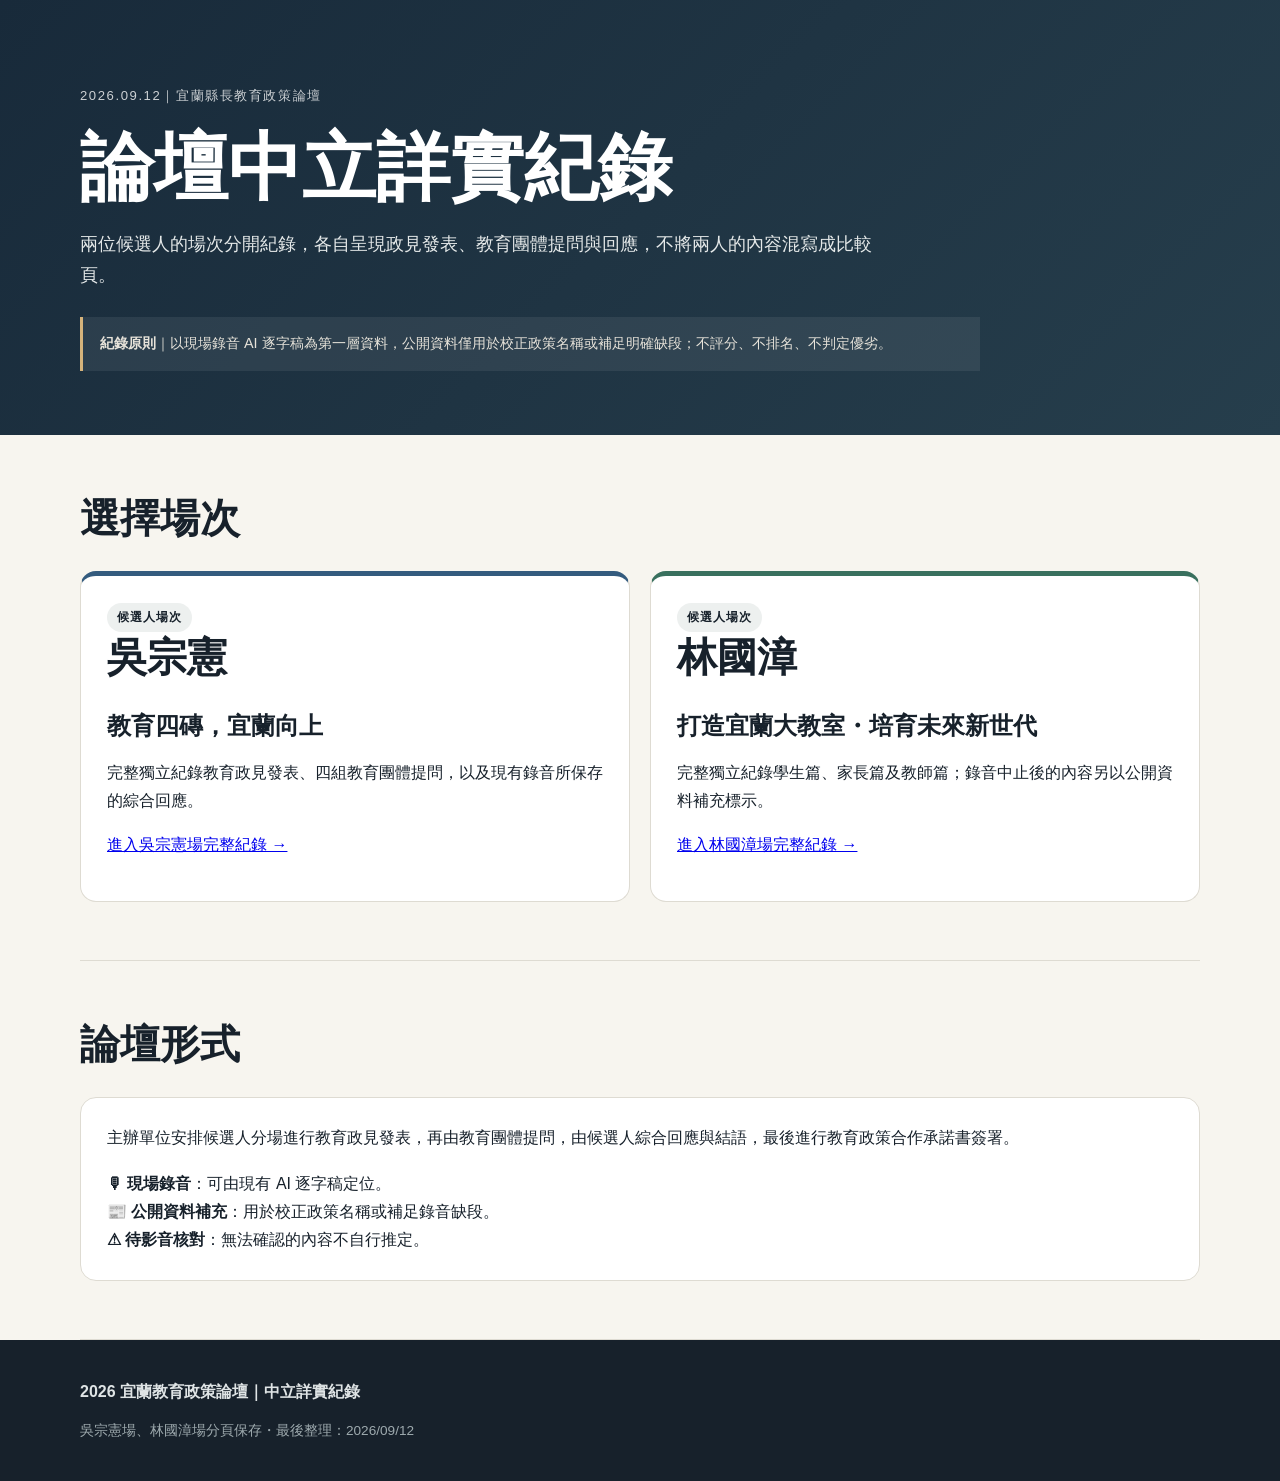
<file: index.html>
<!doctype html><html lang="zh-Hant"><head><meta charset="utf-8"><meta name="viewport" content="width=device-width,initial-scale=1"><meta name="description" content="2026年9月12日宜蘭縣長教育政策論壇中立詳實紀錄"><title>2026 宜蘭教育政策論壇｜中立詳實紀錄</title><link rel="stylesheet" href="styles.css"></head><body><header class="hero"><div class="wrap"><p class="eyebrow">2026.09.12｜宜蘭縣長教育政策論壇</p><h1>論壇中立詳實紀錄</h1><p class="lead">兩位候選人的場次分開紀錄，各自呈現政見發表、教育團體提問與回應，不將兩人的內容混寫成比較頁。</p><div class="notice"><b>紀錄原則</b>｜以現場錄音 AI 逐字稿為第一層資料，公開資料僅用於校正政策名稱或補足明確缺段；不評分、不排名、不判定優劣。</div></div></header><main class="wrap"><section><h2>選擇場次</h2><div class="candidate-grid"><article class="candidate wu"><span class="tag">候選人場次</span><h2>吳宗憲</h2><h3>教育四磚，宜蘭向上</h3><p>完整獨立紀錄教育政見發表、四組教育團體提問，以及現有錄音所保存的綜合回應。</p><p><a href="wu.html">進入吳宗憲場完整紀錄 →</a></p></article><article class="candidate lin"><span class="tag">候選人場次</span><h2>林國漳</h2><h3>打造宜蘭大教室・培育未來新世代</h3><p>完整獨立紀錄學生篇、家長篇及教師篇；錄音中止後的內容另以公開資料補充標示。</p><p><a href="lin.html">進入林國漳場完整紀錄 →</a></p></article></div></section><section><h2>論壇形式</h2><div class="source-box"><p>主辦單位安排候選人分場進行教育政見發表，再由教育團體提問，由候選人綜合回應與結語，最後進行教育政策合作承諾書簽署。</p><p><b>🎙 現場錄音</b>：可由現有 AI 逐字稿定位。<br><b>📰 公開資料補充</b>：用於校正政策名稱或補足錄音缺段。<br><b>⚠ 待影音核對</b>：無法確認的內容不自行推定。</p></div></section></main><footer><div class="wrap"><b>2026 宜蘭教育政策論壇｜中立詳實紀錄</b><p>吳宗憲場、林國漳場分頁保存・最後整理：2026/09/12</p></div></footer></body></html>
</file>
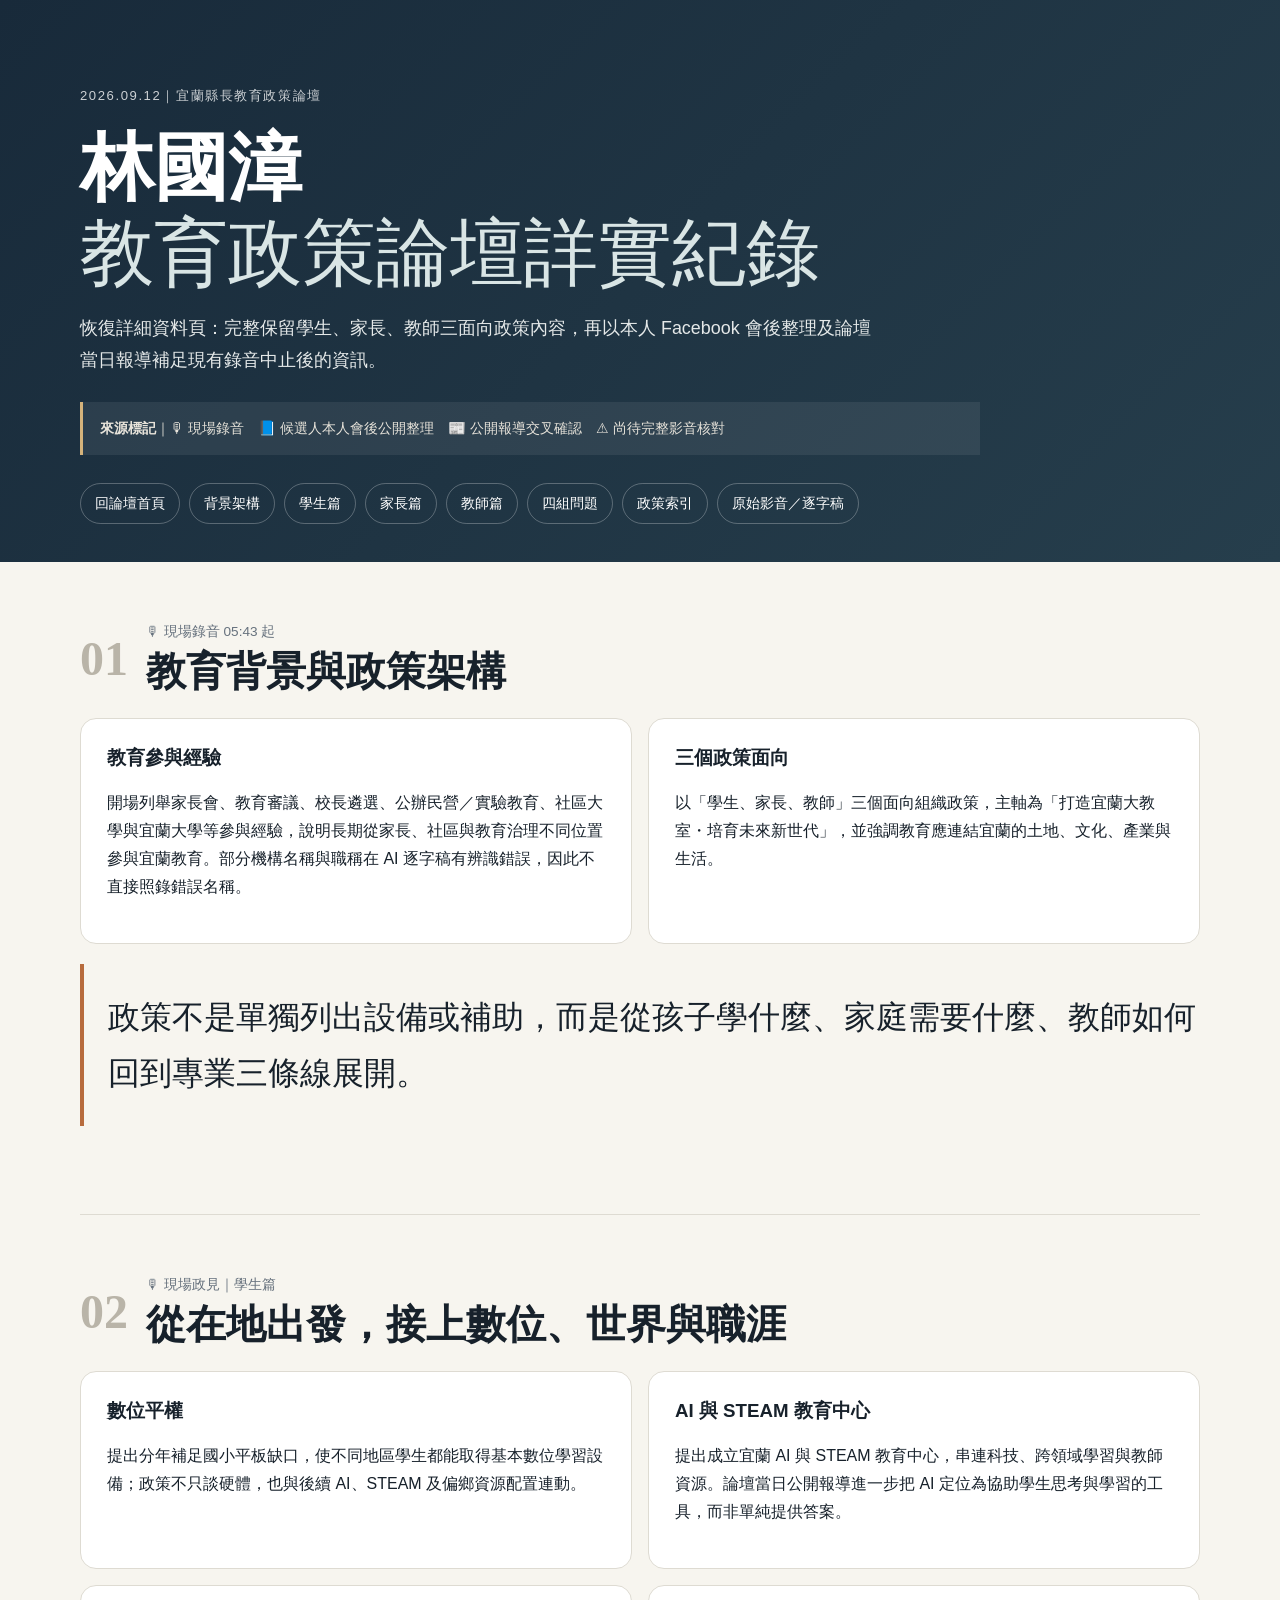
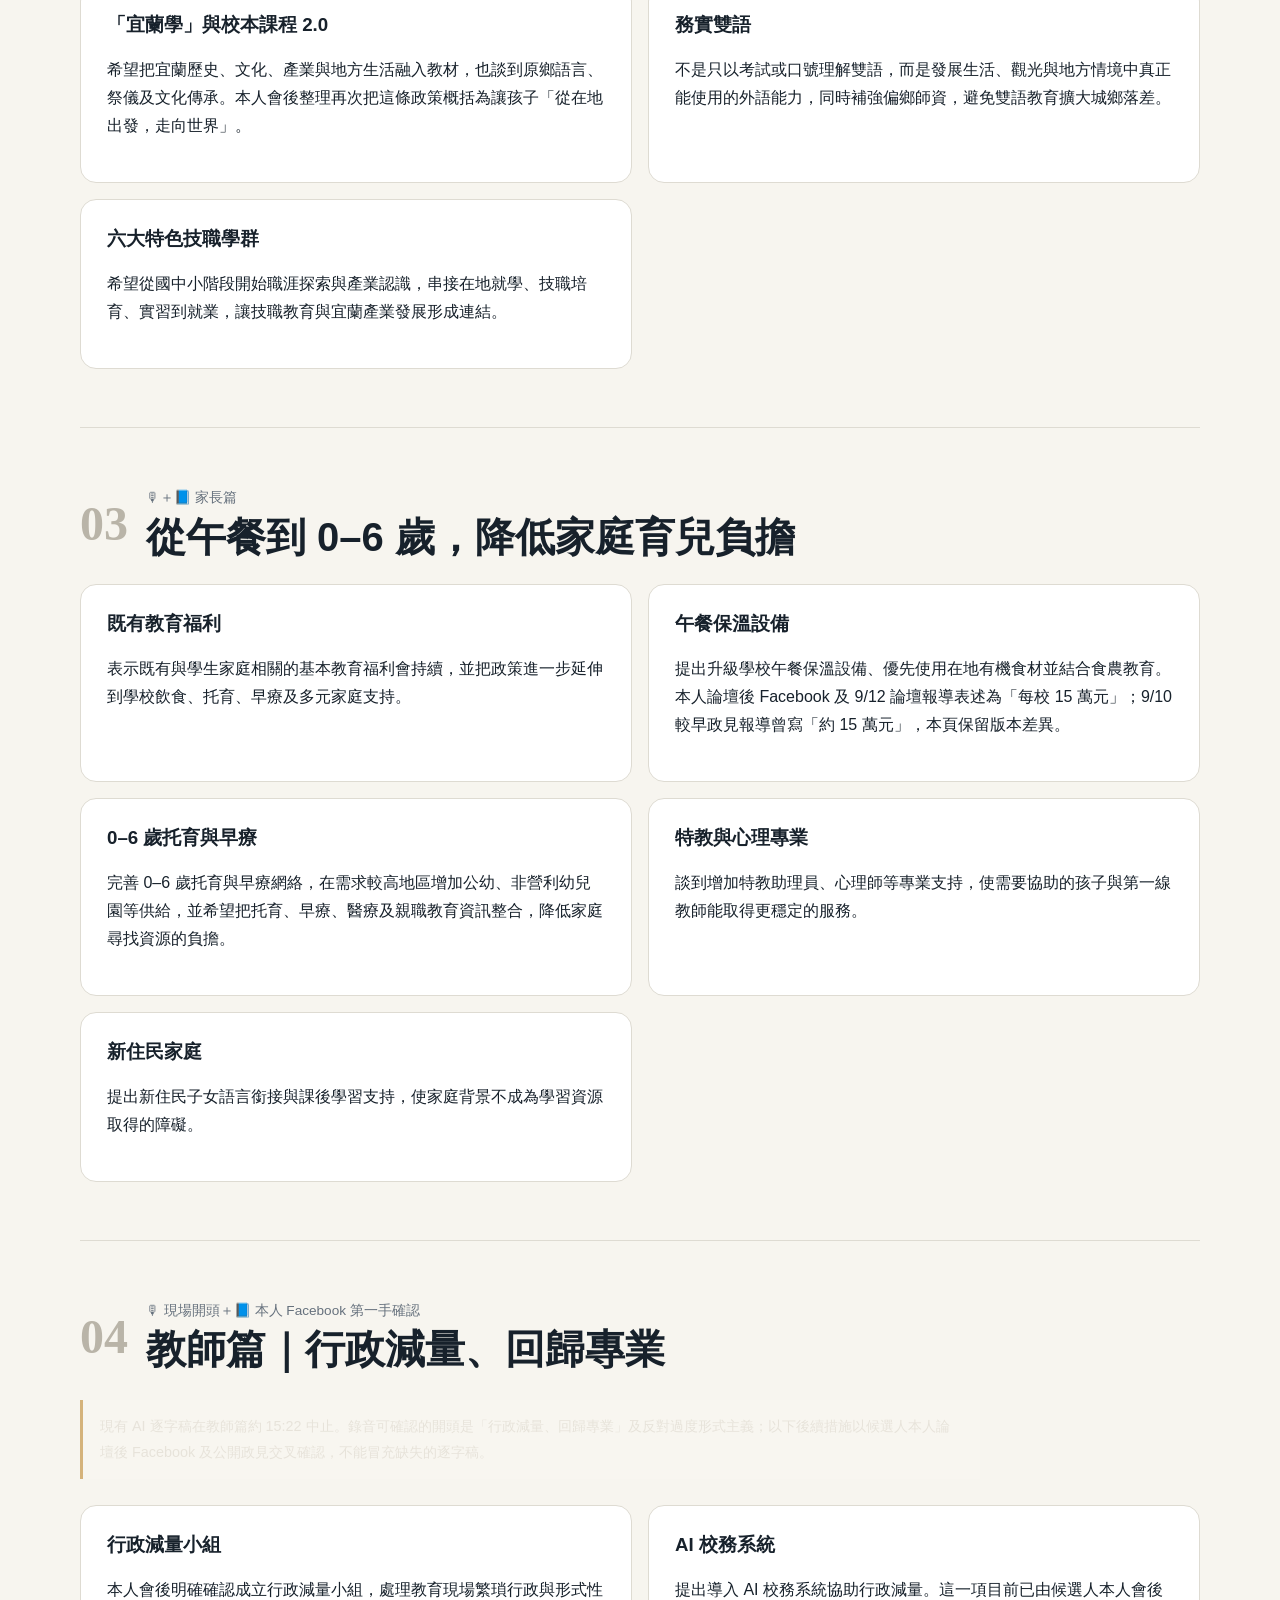
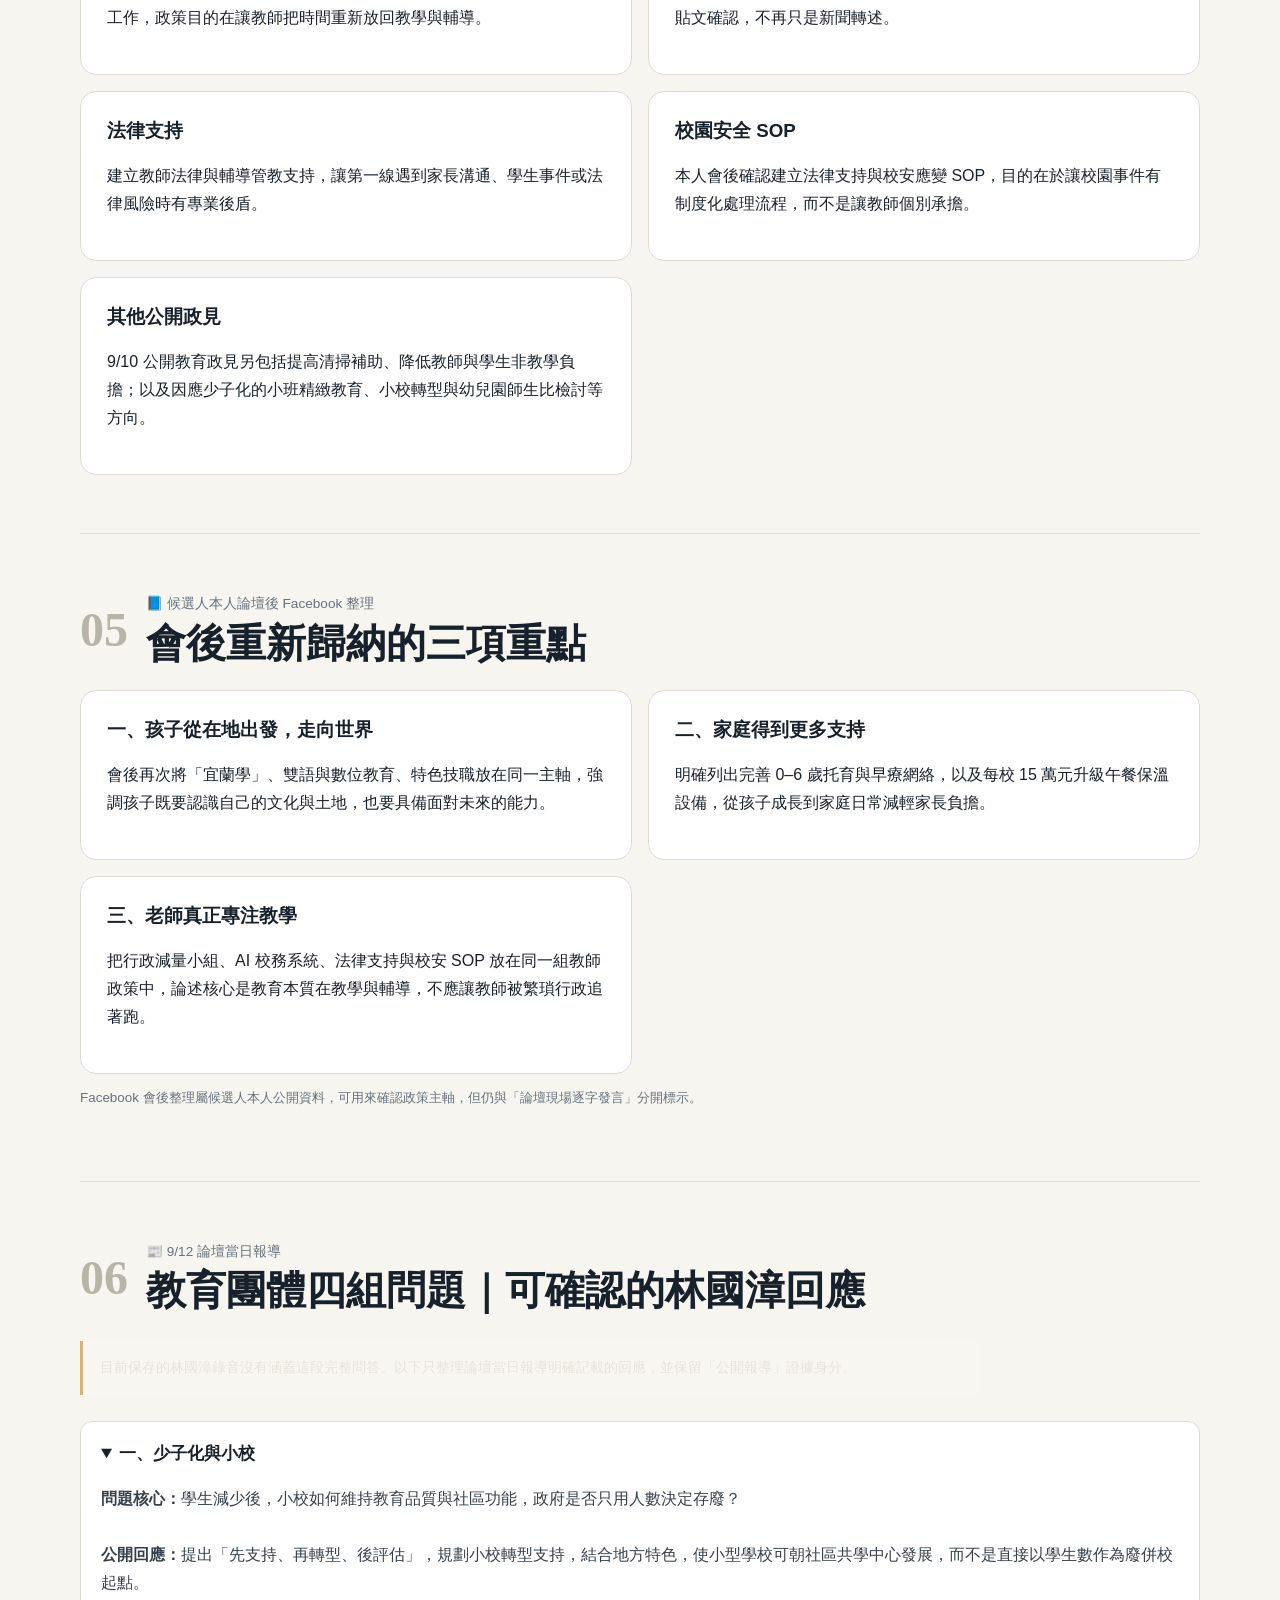
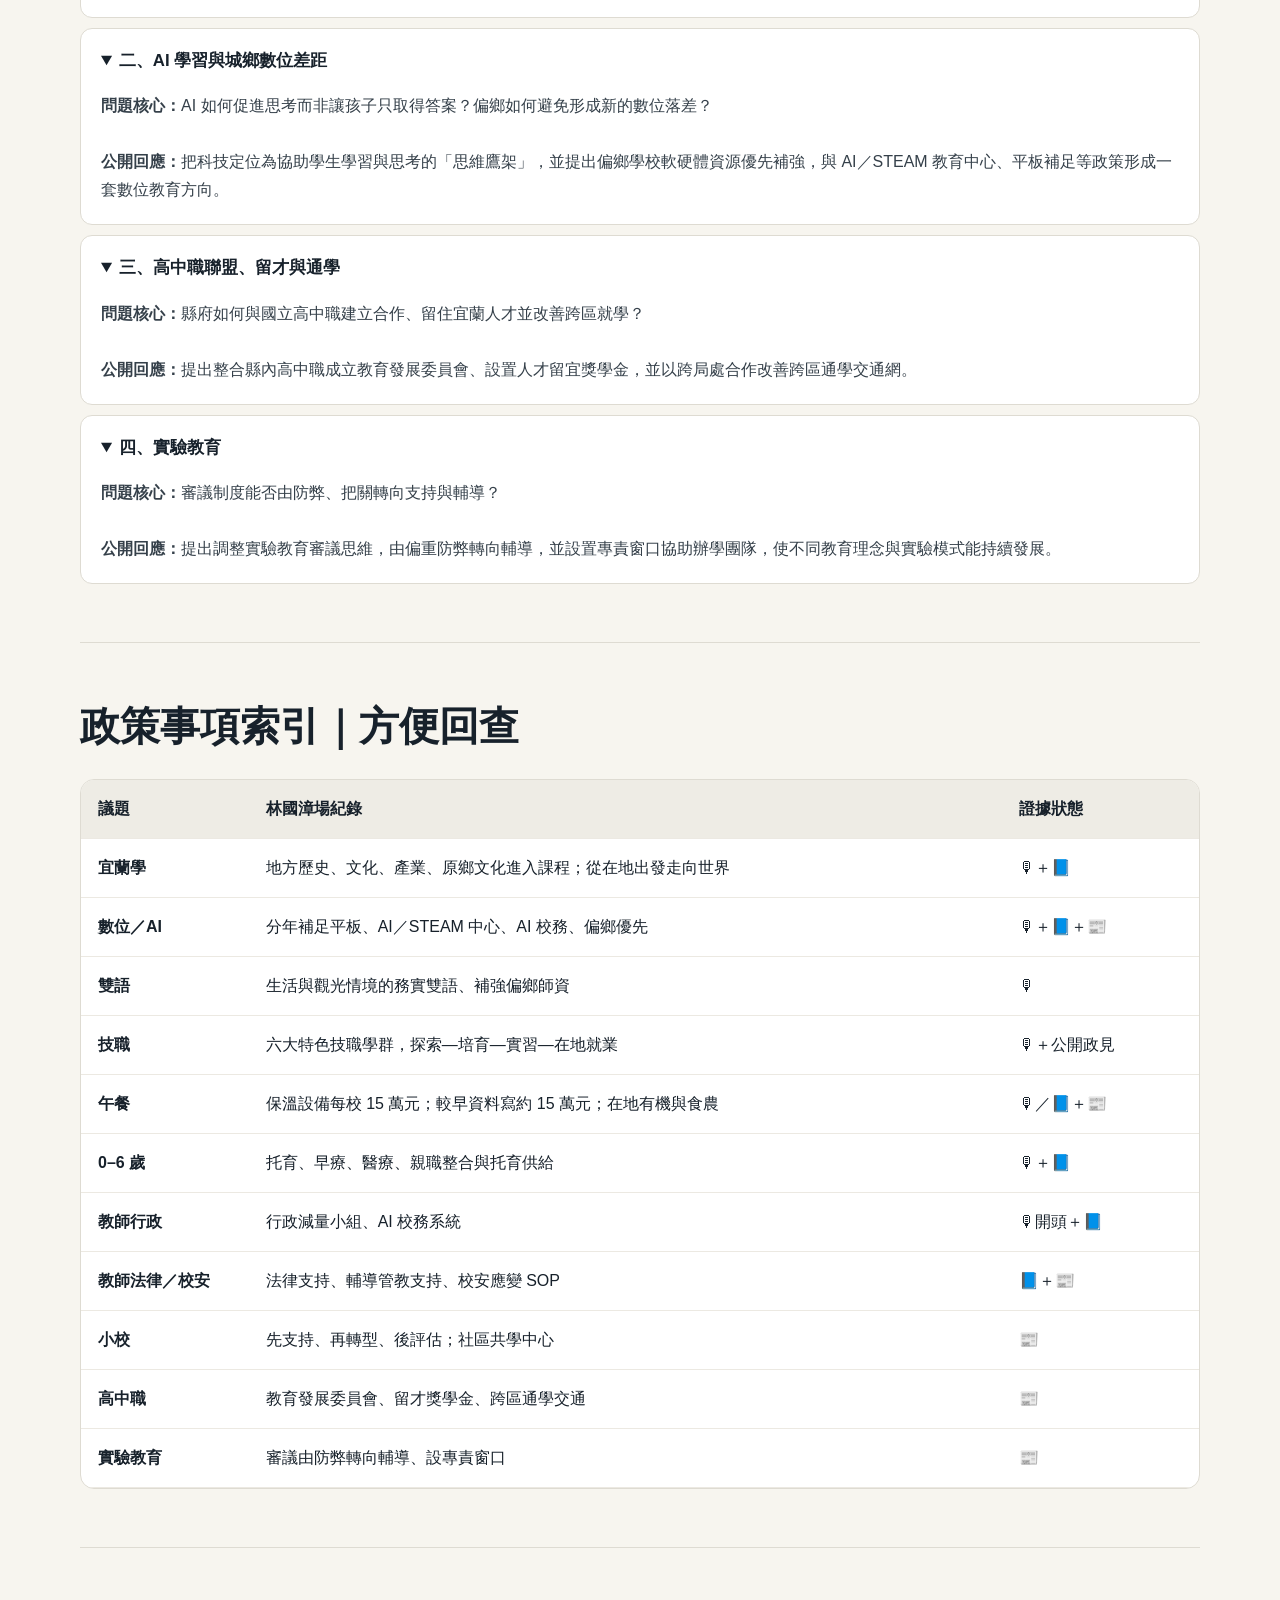
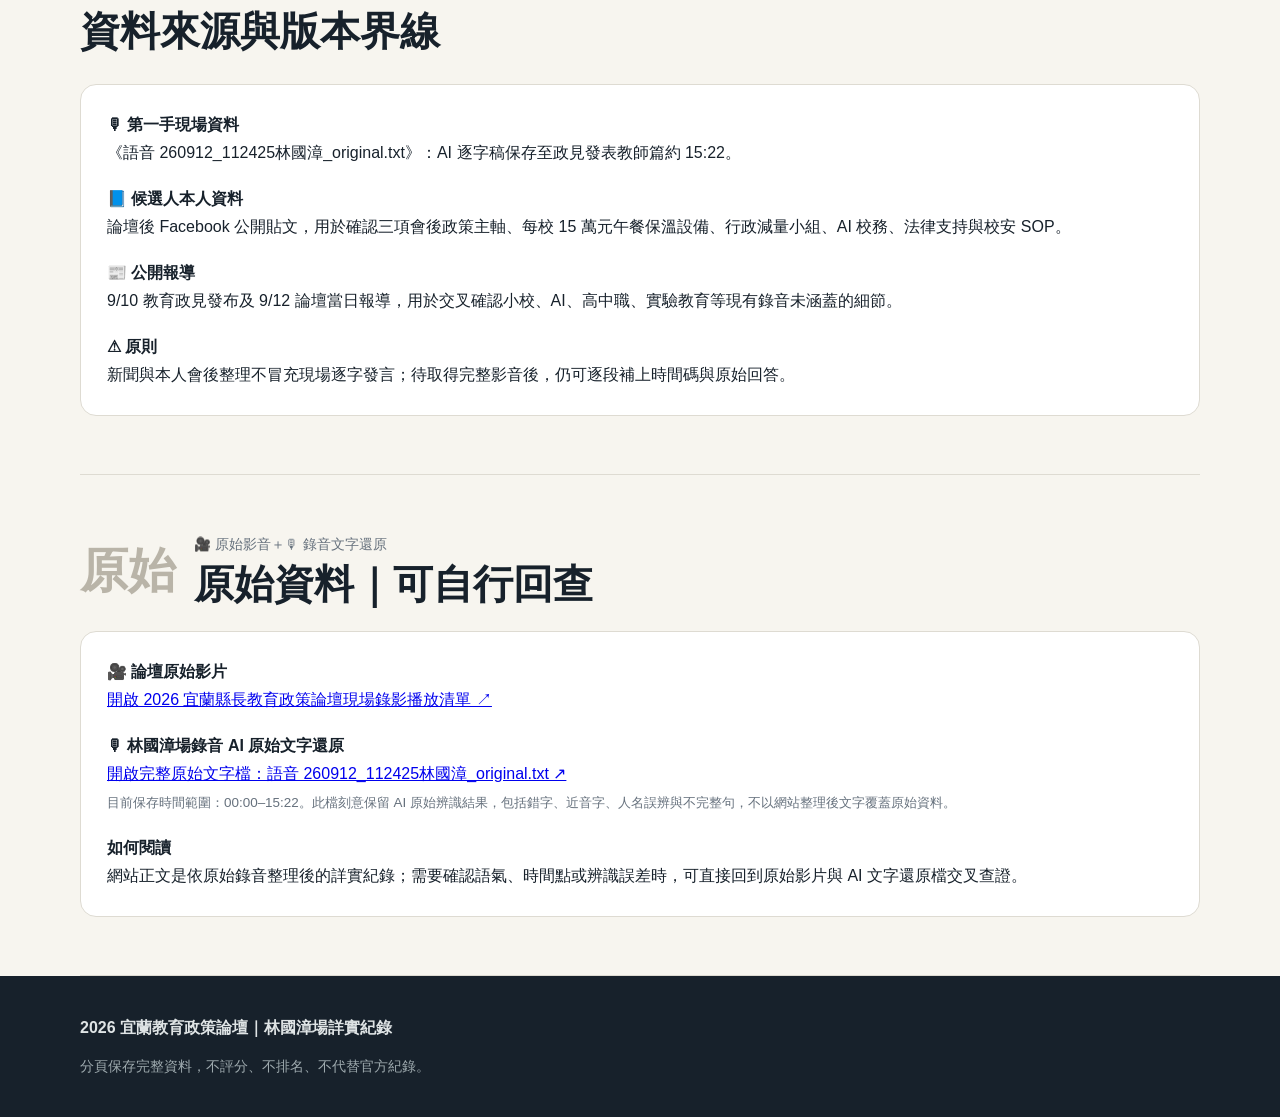
<file: lin.html>
<!doctype html><html lang="zh-Hant"><head><meta charset="utf-8"><meta name="viewport" content="width=device-width,initial-scale=1"><title>林國漳｜2026 宜蘭教育政策論壇詳實紀錄</title><link rel="stylesheet" href="styles.css"></head><body><header class="hero"><div class="wrap"><p class="eyebrow">2026.09.12｜宜蘭縣長教育政策論壇</p><h1>林國漳<br><span>教育政策論壇詳實紀錄</span></h1><p class="lead">恢復詳細資料頁：完整保留學生、家長、教師三面向政策內容，再以本人 Facebook 會後整理及論壇當日報導補足現有錄音中止後的資訊。</p><div class="notice"><b>來源標記</b>｜🎙 現場錄音　📘 候選人本人會後公開整理　📰 公開報導交叉確認　⚠ 尚待完整影音核對</div><nav><a href="index.html">回論壇首頁</a><a href="#opening">背景架構</a><a href="#student">學生篇</a><a href="#parent">家長篇</a><a href="#teacher">教師篇</a><a href="#response">四組問題</a><a href="#record">政策索引</a></nav></div></header><main class="wrap"><section id="opening"><div class="section-head"><span class="num">01</span><div><p>🎙 現場錄音 05:43 起</p><h2>教育背景與政策架構</h2></div></div><div class="cards"><article><h3>教育參與經驗</h3><p>開場列舉家長會、教育審議、校長遴選、公辦民營／實驗教育、社區大學與宜蘭大學等參與經驗，說明長期從家長、社區與教育治理不同位置參與宜蘭教育。部分機構名稱與職稱在 AI 逐字稿有辨識錯誤，因此不直接照錄錯誤名稱。</p></article><article><h3>三個政策面向</h3><p>以「學生、家長、教師」三個面向組織政策，主軸為「打造宜蘭大教室・培育未來新世代」，並強調教育應連結宜蘭的土地、文化、產業與生活。</p></article></div><div class="quote">政策不是單獨列出設備或補助，而是從孩子學什麼、家庭需要什麼、教師如何回到專業三條線展開。</div></section><section id="student"><div class="section-head"><span class="num">02</span><div><p>🎙 現場政見｜學生篇</p><h2>從在地出發，接上數位、世界與職涯</h2></div></div><div class="cards"><article><h3>數位平權</h3><p>提出分年補足國小平板缺口，使不同地區學生都能取得基本數位學習設備；政策不只談硬體，也與後續 AI、STEAM 及偏鄉資源配置連動。</p></article><article><h3>AI 與 STEAM 教育中心</h3><p>提出成立宜蘭 AI 與 STEAM 教育中心，串連科技、跨領域學習與教師資源。論壇當日公開報導進一步把 AI 定位為協助學生思考與學習的工具，而非單純提供答案。</p></article><article><h3>「宜蘭學」與校本課程 2.0</h3><p>希望把宜蘭歷史、文化、產業與地方生活融入教材，也談到原鄉語言、祭儀及文化傳承。本人會後整理再次把這條政策概括為讓孩子「從在地出發，走向世界」。</p></article><article><h3>務實雙語</h3><p>不是只以考試或口號理解雙語，而是發展生活、觀光與地方情境中真正能使用的外語能力，同時補強偏鄉師資，避免雙語教育擴大城鄉落差。</p></article><article><h3>六大特色技職學群</h3><p>希望從國中小階段開始職涯探索與產業認識，串接在地就學、技職培育、實習到就業，讓技職教育與宜蘭產業發展形成連結。</p></article></div></section><section id="parent"><div class="section-head"><span class="num">03</span><div><p>🎙＋📘 家長篇</p><h2>從午餐到 0–6 歲，降低家庭育兒負擔</h2></div></div><div class="cards"><article><h3>既有教育福利</h3><p>表示既有與學生家庭相關的基本教育福利會持續，並把政策進一步延伸到學校飲食、托育、早療及多元家庭支持。</p></article><article><h3>午餐保溫設備</h3><p>提出升級學校午餐保溫設備、優先使用在地有機食材並結合食農教育。本人論壇後 Facebook 及 9/12 論壇報導表述為「每校 15 萬元」；9/10 較早政見報導曾寫「約 15 萬元」，本頁保留版本差異。</p></article><article><h3>0–6 歲托育與早療</h3><p>完善 0–6 歲托育與早療網絡，在需求較高地區增加公幼、非營利幼兒園等供給，並希望把托育、早療、醫療及親職教育資訊整合，降低家庭尋找資源的負擔。</p></article><article><h3>特教與心理專業</h3><p>談到增加特教助理員、心理師等專業支持，使需要協助的孩子與第一線教師能取得更穩定的服務。</p></article><article><h3>新住民家庭</h3><p>提出新住民子女語言銜接與課後學習支持，使家庭背景不成為學習資源取得的障礙。</p></article></div></section><section id="teacher"><div class="section-head"><span class="num">04</span><div><p>🎙 現場開頭＋📘 本人 Facebook 第一手確認</p><h2>教師篇｜行政減量、回歸專業</h2></div></div><div class="notice">現有 AI 逐字稿在教師篇約 15:22 中止。錄音可確認的開頭是「行政減量、回歸專業」及反對過度形式主義；以下後續措施以候選人本人論壇後 Facebook 及公開政見交叉確認，不能冒充缺失的逐字稿。</div><div class="cards"><article><h3>行政減量小組</h3><p>本人會後明確確認成立行政減量小組，處理教育現場繁瑣行政與形式性工作，政策目的在讓教師把時間重新放回教學與輔導。</p></article><article><h3>AI 校務系統</h3><p>提出導入 AI 校務系統協助行政減量。這一項目前已由候選人本人會後貼文確認，不再只是新聞轉述。</p></article><article><h3>法律支持</h3><p>建立教師法律與輔導管教支持，讓第一線遇到家長溝通、學生事件或法律風險時有專業後盾。</p></article><article><h3>校園安全 SOP</h3><p>本人會後確認建立法律支持與校安應變 SOP，目的在於讓校園事件有制度化處理流程，而不是讓教師個別承擔。</p></article><article><h3>其他公開政見</h3><p>9/10 公開教育政見另包括提高清掃補助、降低教師與學生非教學負擔；以及因應少子化的小班精緻教育、小校轉型與幼兒園師生比檢討等方向。</p></article></div></section><section id="candidate-post"><div class="section-head"><span class="num">05</span><div><p>📘 候選人本人論壇後 Facebook 整理</p><h2>會後重新歸納的三項重點</h2></div></div><div class="cards"><article><h3>一、孩子從在地出發，走向世界</h3><p>會後再次將「宜蘭學」、雙語與數位教育、特色技職放在同一主軸，強調孩子既要認識自己的文化與土地，也要具備面對未來的能力。</p></article><article><h3>二、家庭得到更多支持</h3><p>明確列出完善 0–6 歲托育與早療網絡，以及每校 15 萬元升級午餐保溫設備，從孩子成長到家庭日常減輕家長負擔。</p></article><article><h3>三、老師真正專注教學</h3><p>把行政減量小組、AI 校務系統、法律支持與校安 SOP 放在同一組教師政策中，論述核心是教育本質在教學與輔導，不應讓教師被繁瑣行政追著跑。</p></article></div><p class="caption">Facebook 會後整理屬候選人本人公開資料，可用來確認政策主軸，但仍與「論壇現場逐字發言」分開標示。</p></section><section id="response"><div class="section-head"><span class="num">06</span><div><p>📰 9/12 論壇當日報導</p><h2>教育團體四組問題｜可確認的林國漳回應</h2></div></div><div class="notice">目前保存的林國漳錄音沒有涵蓋這段完整問答。以下只整理論壇當日報導明確記載的回應，並保留「公開報導」證據身分。</div><div class="qa-list"><details open><summary>一、少子化與小校</summary><div><b>問題核心：</b>學生減少後，小校如何維持教育品質與社區功能，政府是否只用人數決定存廢？<br><br><b>公開回應：</b>提出「先支持、再轉型、後評估」，規劃小校轉型支持，結合地方特色，使小型學校可朝社區共學中心發展，而不是直接以學生數作為廢併校起點。</div></details><details open><summary>二、AI 學習與城鄉數位差距</summary><div><b>問題核心：</b>AI 如何促進思考而非讓孩子只取得答案？偏鄉如何避免形成新的數位落差？<br><br><b>公開回應：</b>把科技定位為協助學生學習與思考的「思維鷹架」，並提出偏鄉學校軟硬體資源優先補強，與 AI／STEAM 教育中心、平板補足等政策形成一套數位教育方向。</div></details><details open><summary>三、高中職聯盟、留才與通學</summary><div><b>問題核心：</b>縣府如何與國立高中職建立合作、留住宜蘭人才並改善跨區就學？<br><br><b>公開回應：</b>提出整合縣內高中職成立教育發展委員會、設置人才留宜獎學金，並以跨局處合作改善跨區通學交通網。</div></details><details open><summary>四、實驗教育</summary><div><b>問題核心：</b>審議制度能否由防弊、把關轉向支持與輔導？<br><br><b>公開回應：</b>提出調整實驗教育審議思維，由偏重防弊轉向輔導，並設置專責窗口協助辦學團隊，使不同教育理念與實驗模式能持續發展。</div></details></div></section><section id="record"><h2>政策事項索引｜方便回查</h2><div class="table-wrap"><table><thead><tr><th>議題</th><th>林國漳場紀錄</th><th>證據狀態</th></tr></thead><tbody><tr><td>宜蘭學</td><td>地方歷史、文化、產業、原鄉文化進入課程；從在地出發走向世界</td><td>🎙＋📘</td></tr><tr><td>數位／AI</td><td>分年補足平板、AI／STEAM 中心、AI 校務、偏鄉優先</td><td>🎙＋📘＋📰</td></tr><tr><td>雙語</td><td>生活與觀光情境的務實雙語、補強偏鄉師資</td><td>🎙</td></tr><tr><td>技職</td><td>六大特色技職學群，探索—培育—實習—在地就業</td><td>🎙＋公開政見</td></tr><tr><td>午餐</td><td>保溫設備每校 15 萬元；較早資料寫約 15 萬元；在地有機與食農</td><td>🎙／📘＋📰</td></tr><tr><td>0–6 歲</td><td>托育、早療、醫療、親職整合與托育供給</td><td>🎙＋📘</td></tr><tr><td>教師行政</td><td>行政減量小組、AI 校務系統</td><td>🎙開頭＋📘</td></tr><tr><td>教師法律／校安</td><td>法律支持、輔導管教支持、校安應變 SOP</td><td>📘＋📰</td></tr><tr><td>小校</td><td>先支持、再轉型、後評估；社區共學中心</td><td>📰</td></tr><tr><td>高中職</td><td>教育發展委員會、留才獎學金、跨區通學交通</td><td>📰</td></tr><tr><td>實驗教育</td><td>審議由防弊轉向輔導、設專責窗口</td><td>📰</td></tr></tbody></table></div></section><section id="sources"><h2>資料來源與版本界線</h2><div class="source-box"><p><b>🎙 第一手現場資料</b><br>《語音 260912_112425林國漳_original.txt》：AI 逐字稿保存至政見發表教師篇約 15:22。</p><p><b>📘 候選人本人資料</b><br>論壇後 Facebook 公開貼文，用於確認三項會後政策主軸、每校 15 萬元午餐保溫設備、行政減量小組、AI 校務、法律支持與校安 SOP。</p><p><b>📰 公開報導</b><br>9/10 教育政見發布及 9/12 論壇當日報導，用於交叉確認小校、AI、高中職、實驗教育等現有錄音未涵蓋的細節。</p><p><b>⚠ 原則</b><br>新聞與本人會後整理不冒充現場逐字發言；待取得完整影音後，仍可逐段補上時間碼與原始回答。</p></div></section></main><footer><div class="wrap"><b>2026 宜蘭教育政策論壇｜林國漳場詳實紀錄</b><p>分頁保存完整資料，不評分、不排名、不代替官方紀錄。</p></div></footer><script src="app.js"></script></body></html>
</file>
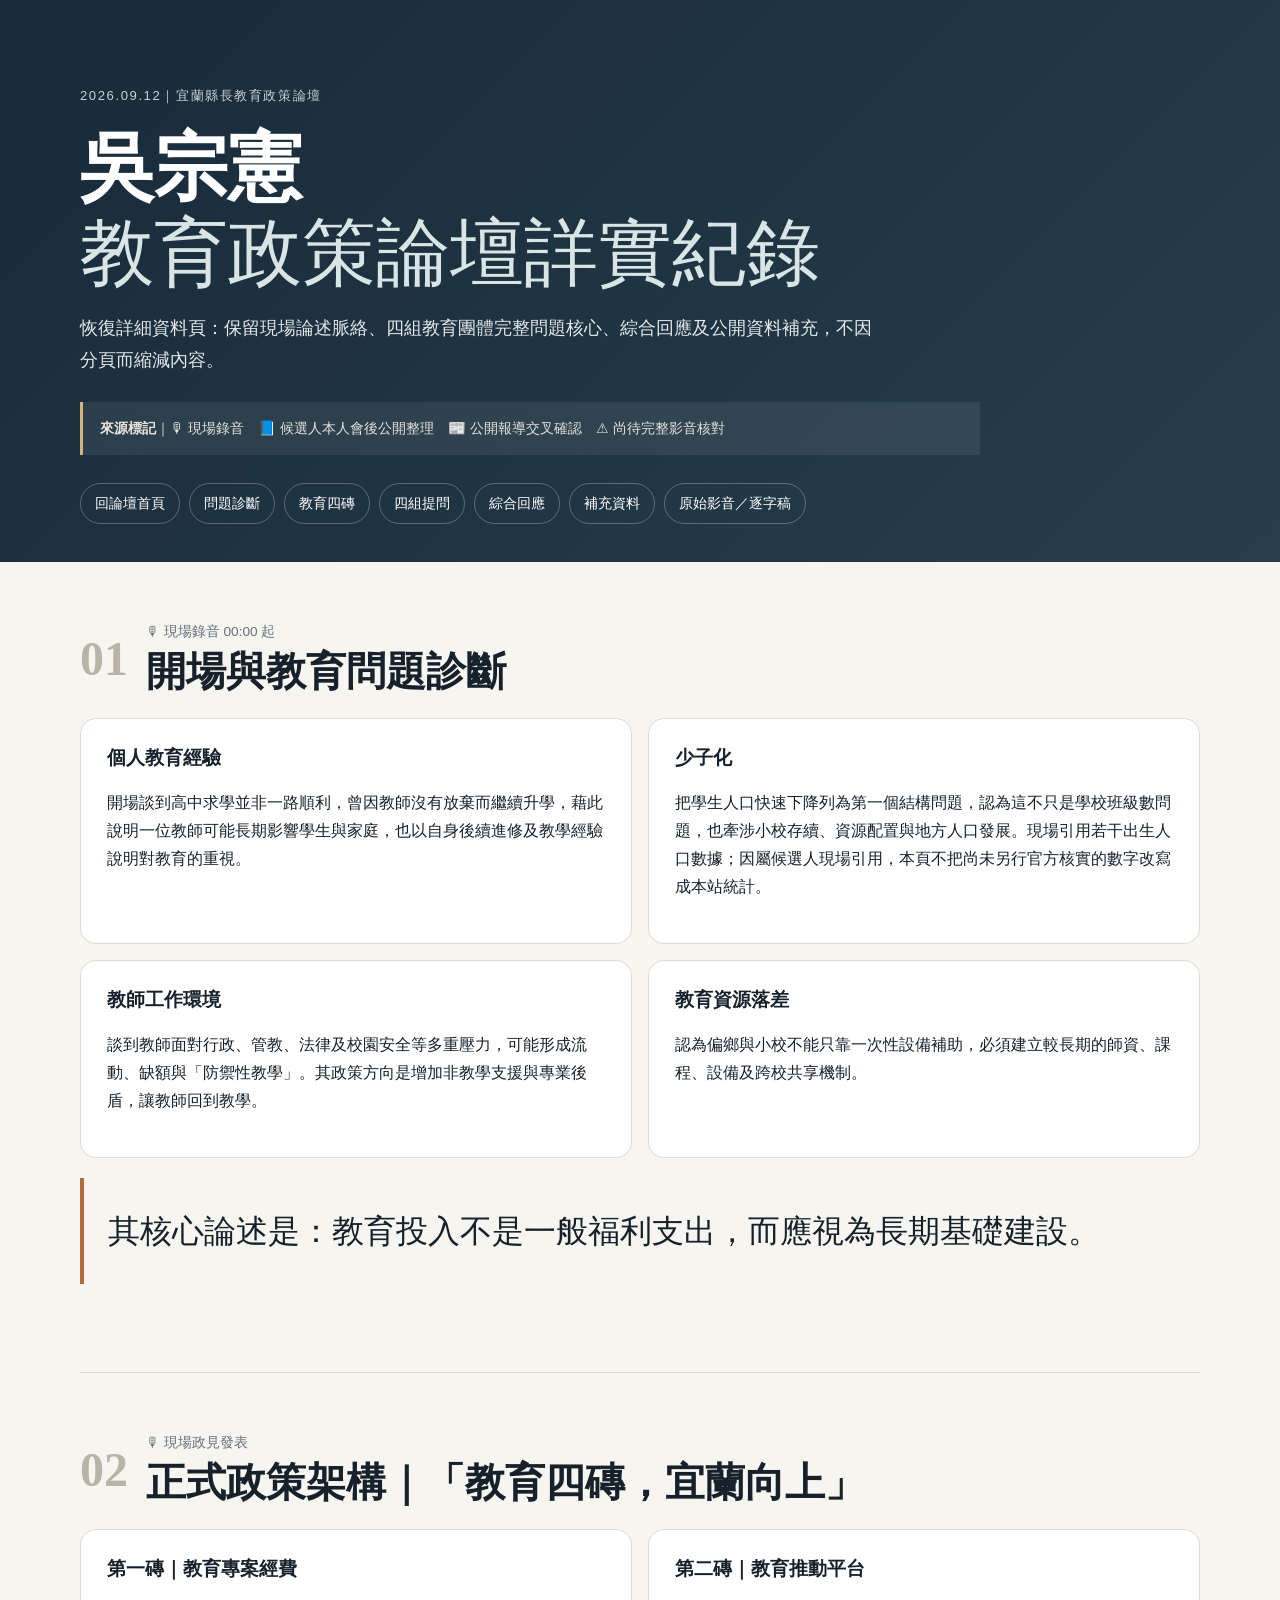
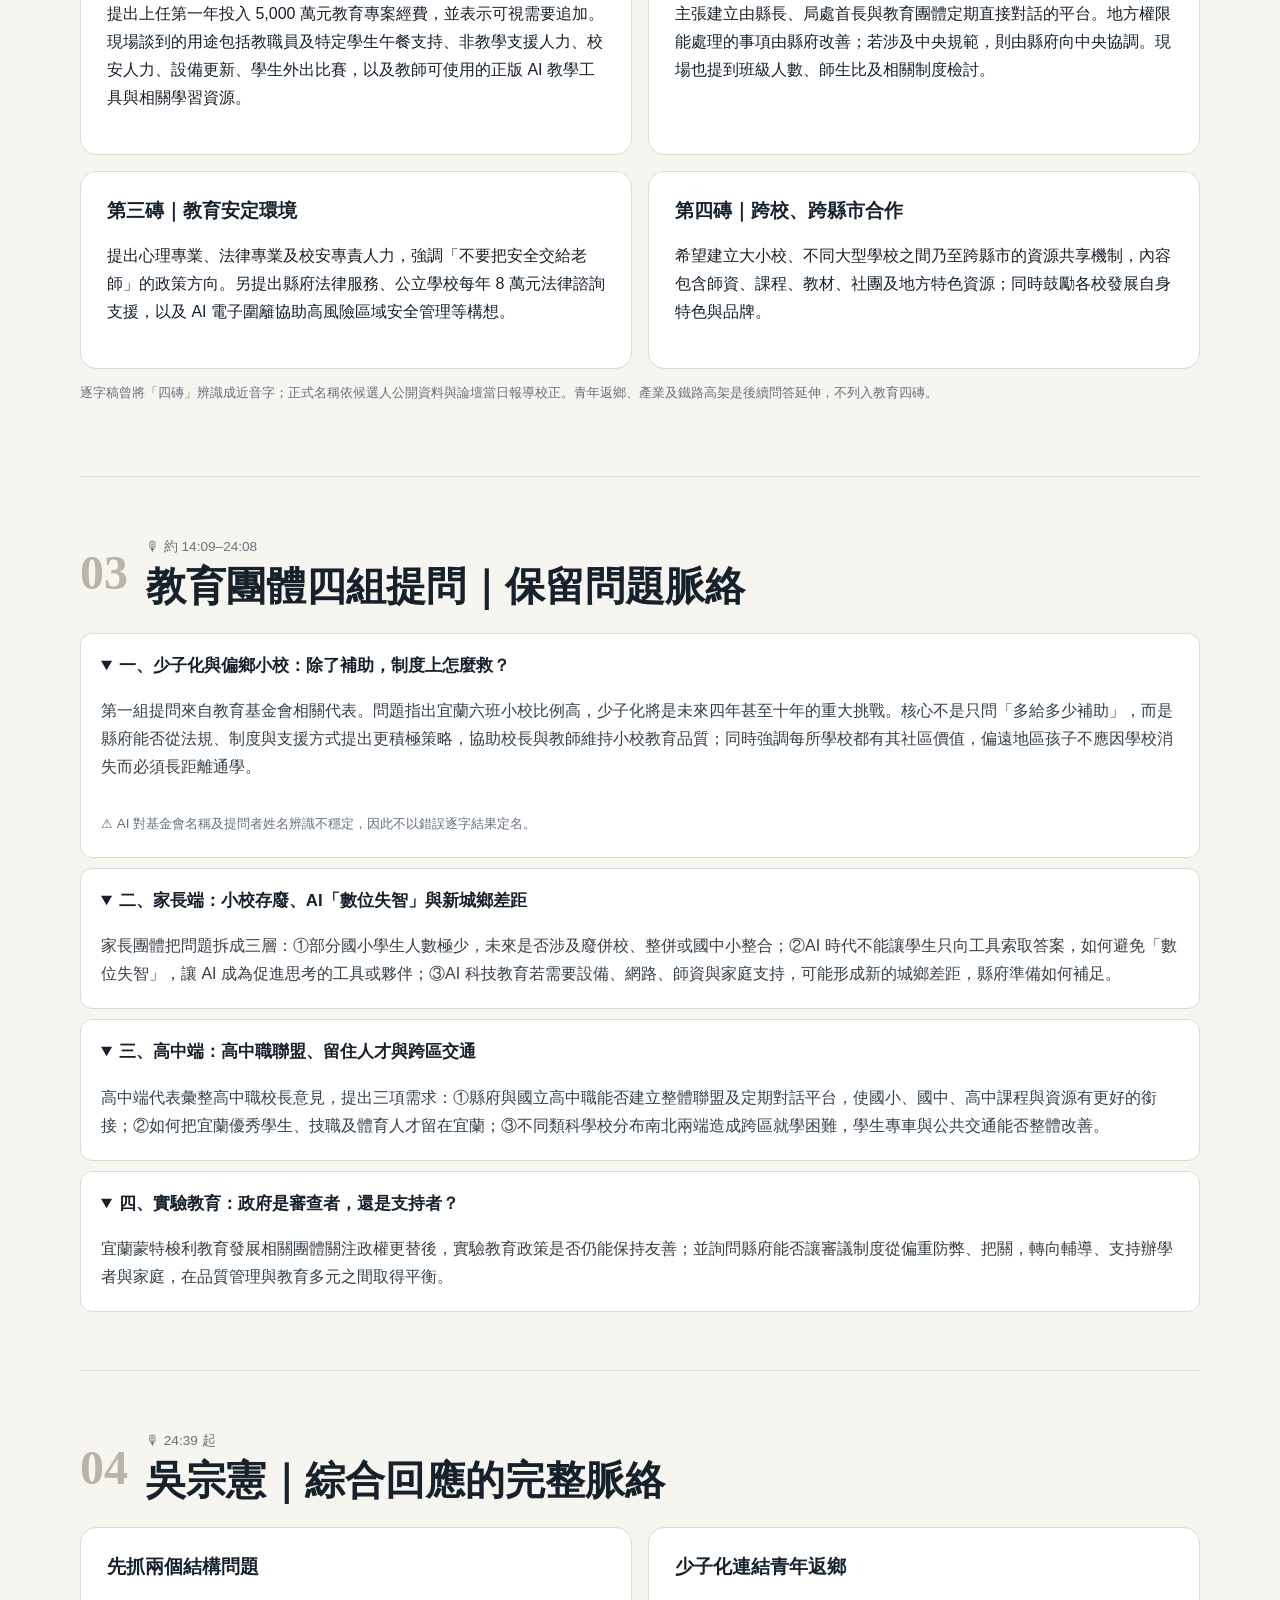
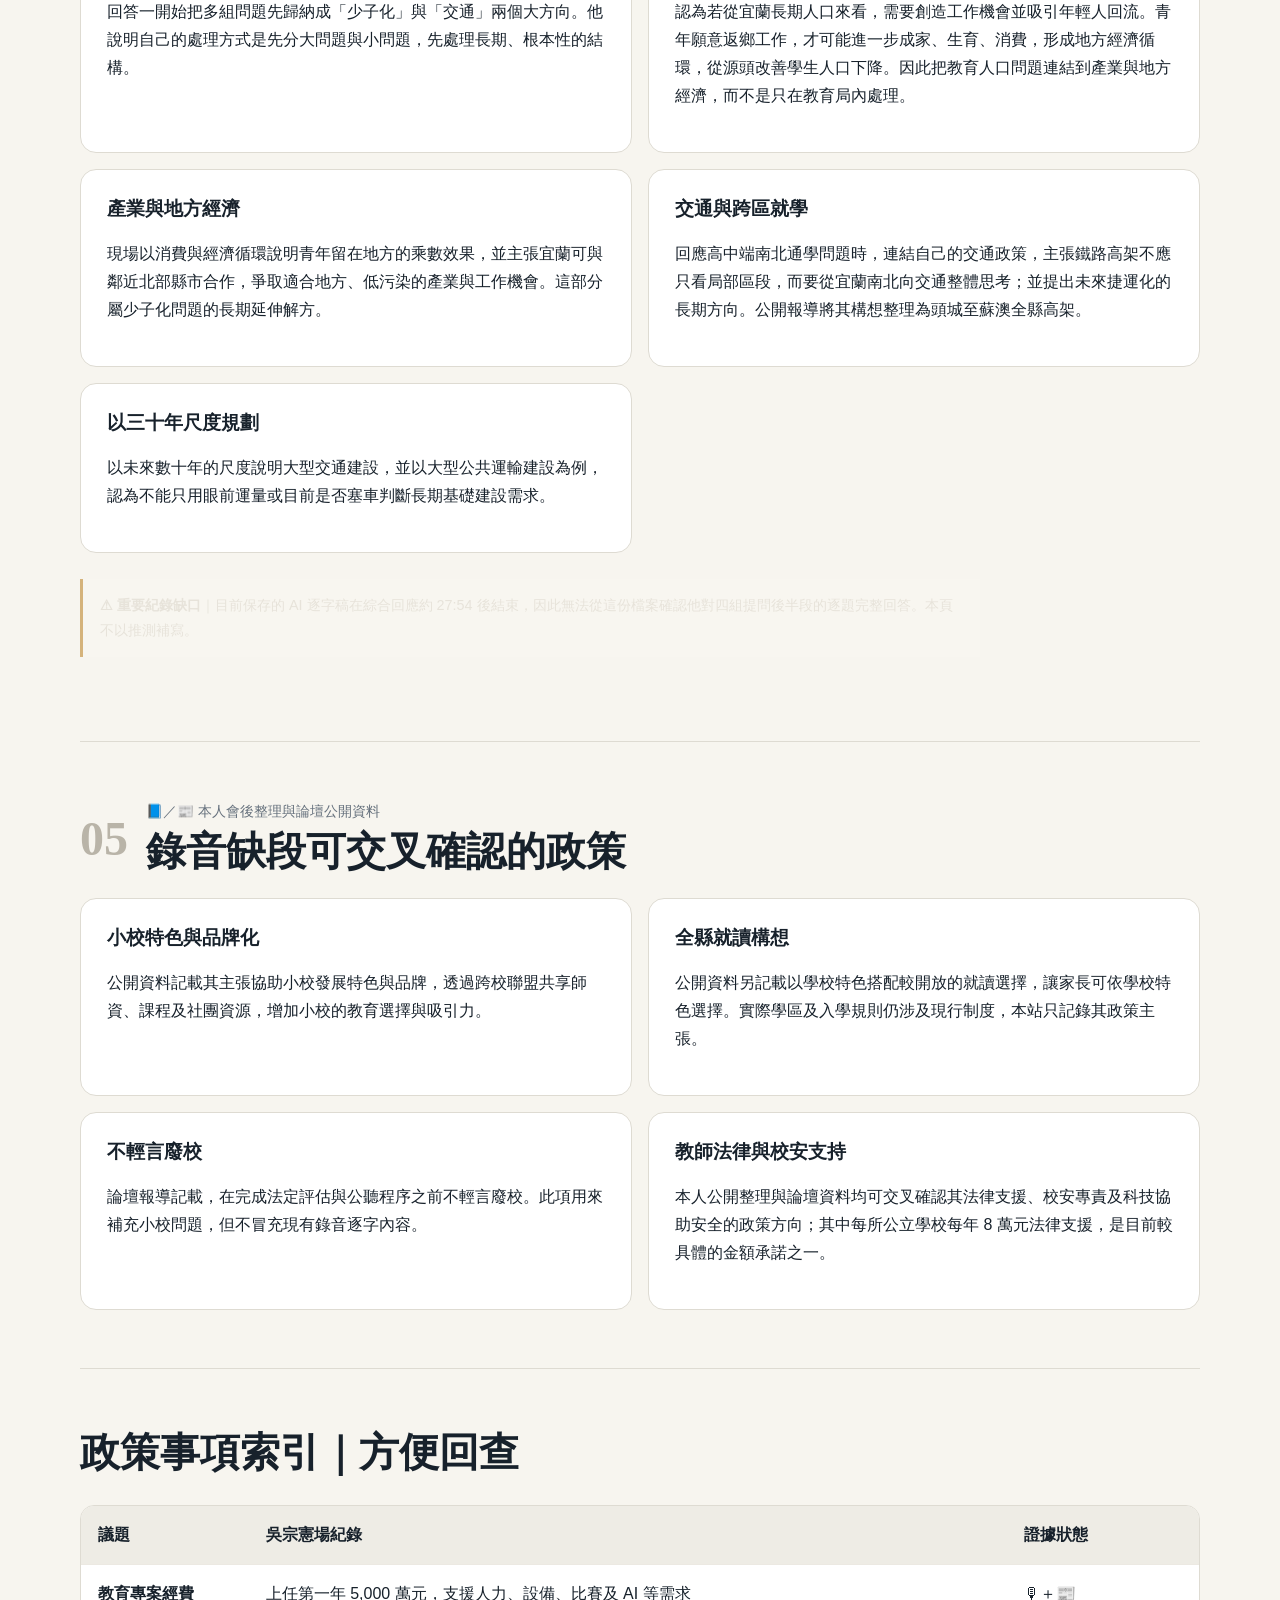
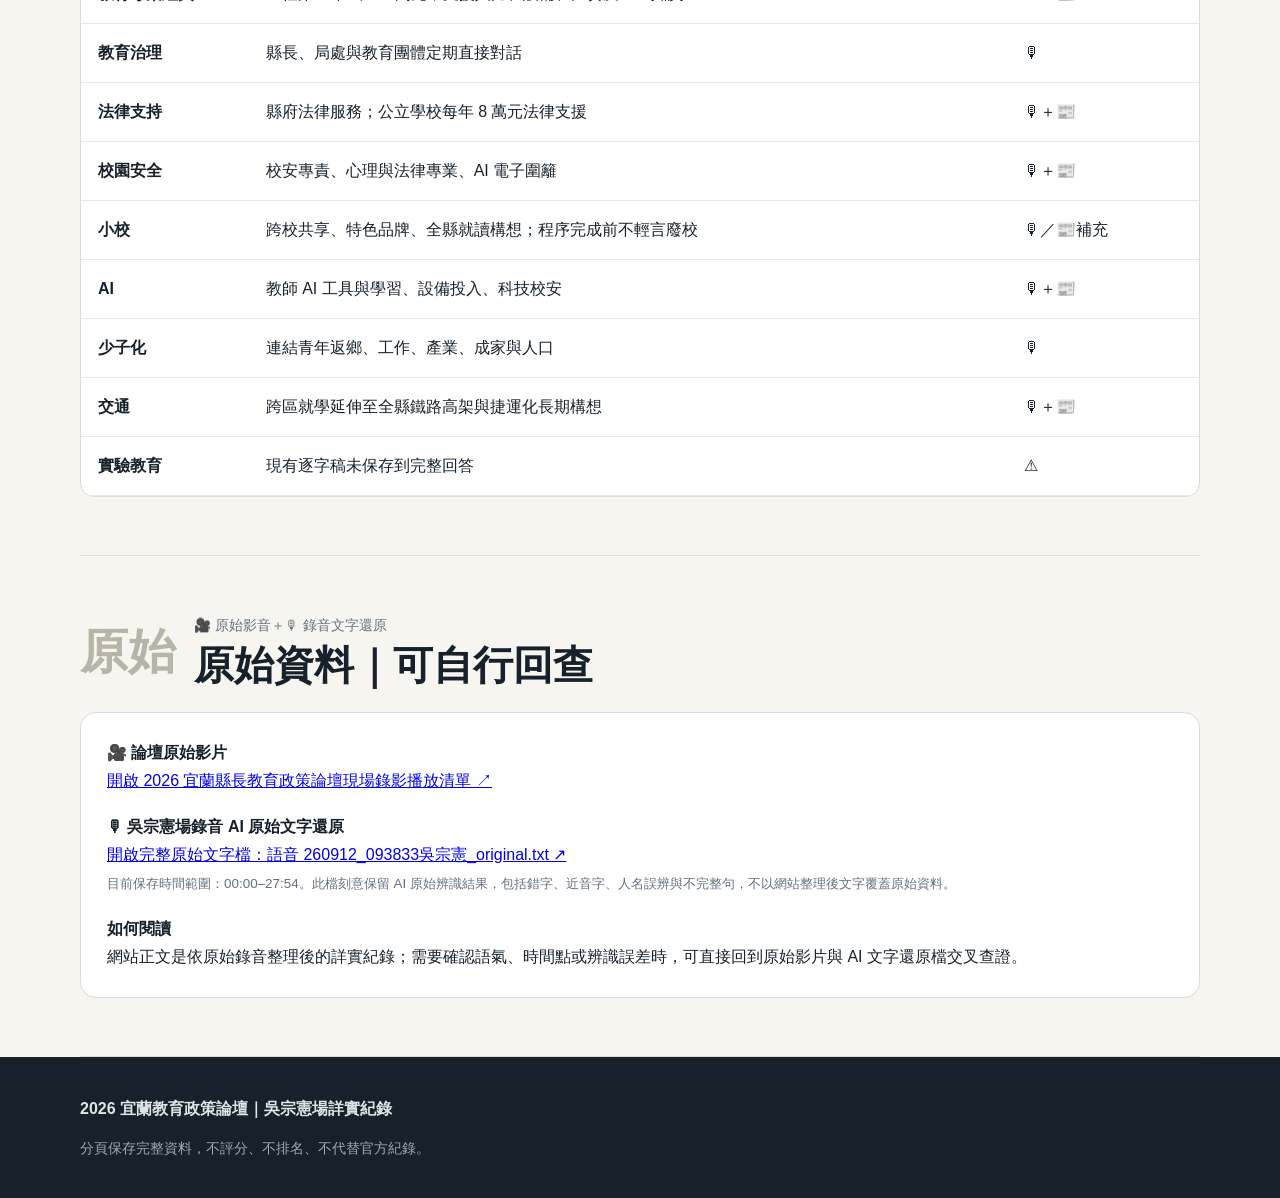
<file: wu.html>
<!doctype html><html lang="zh-Hant"><head><meta charset="utf-8"><meta name="viewport" content="width=device-width,initial-scale=1"><title>吳宗憲｜2026 宜蘭教育政策論壇詳實紀錄</title><link rel="stylesheet" href="styles.css"></head><body><header class="hero"><div class="wrap"><p class="eyebrow">2026.09.12｜宜蘭縣長教育政策論壇</p><h1>吳宗憲<br><span>教育政策論壇詳實紀錄</span></h1><p class="lead">恢復詳細資料頁：保留現場論述脈絡、四組教育團體完整問題核心、綜合回應及公開資料補充，不因分頁而縮減內容。</p><div class="notice"><b>來源標記</b>｜🎙 現場錄音　📘 候選人本人會後公開整理　📰 公開報導交叉確認　⚠ 尚待完整影音核對</div><nav><a href="index.html">回論壇首頁</a><a href="#opening">問題診斷</a><a href="#policy">教育四磚</a><a href="#questions">四組提問</a><a href="#response">綜合回應</a><a href="#supplement">補充資料</a></nav></div></header><main class="wrap"><section id="opening"><div class="section-head"><span class="num">01</span><div><p>🎙 現場錄音 00:00 起</p><h2>開場與教育問題診斷</h2></div></div><div class="cards"><article><h3>個人教育經驗</h3><p>開場談到高中求學並非一路順利，曾因教師沒有放棄而繼續升學，藉此說明一位教師可能長期影響學生與家庭，也以自身後續進修及教學經驗說明對教育的重視。</p></article><article><h3>少子化</h3><p>把學生人口快速下降列為第一個結構問題，認為這不只是學校班級數問題，也牽涉小校存續、資源配置與地方人口發展。現場引用若干出生人口數據；因屬候選人現場引用，本頁不把尚未另行官方核實的數字改寫成本站統計。</p></article><article><h3>教師工作環境</h3><p>談到教師面對行政、管教、法律及校園安全等多重壓力，可能形成流動、缺額與「防禦性教學」。其政策方向是增加非教學支援與專業後盾，讓教師回到教學。</p></article><article><h3>教育資源落差</h3><p>認為偏鄉與小校不能只靠一次性設備補助，必須建立較長期的師資、課程、設備及跨校共享機制。</p></article></div><div class="quote">其核心論述是：教育投入不是一般福利支出，而應視為長期基礎建設。</div></section><section id="policy"><div class="section-head"><span class="num">02</span><div><p>🎙 現場政見發表</p><h2>正式政策架構｜「教育四磚，宜蘭向上」</h2></div></div><div class="cards"><article><h3>第一磚｜教育專案經費</h3><p>提出上任第一年投入 5,000 萬元教育專案經費，並表示可視需要追加。現場談到的用途包括教職員及特定學生午餐支持、非教學支援人力、校安人力、設備更新、學生外出比賽，以及教師可使用的正版 AI 教學工具與相關學習資源。</p></article><article><h3>第二磚｜教育推動平台</h3><p>主張建立由縣長、局處首長與教育團體定期直接對話的平台。地方權限能處理的事項由縣府改善；若涉及中央規範，則由縣府向中央協調。現場也提到班級人數、師生比及相關制度檢討。</p></article><article><h3>第三磚｜教育安定環境</h3><p>提出心理專業、法律專業及校安專責人力，強調「不要把安全交給老師」的政策方向。另提出縣府法律服務、公立學校每年 8 萬元法律諮詢支援，以及 AI 電子圍籬協助高風險區域安全管理等構想。</p></article><article><h3>第四磚｜跨校、跨縣市合作</h3><p>希望建立大小校、不同大型學校之間乃至跨縣市的資源共享機制，內容包含師資、課程、教材、社團及地方特色資源；同時鼓勵各校發展自身特色與品牌。</p></article></div><p class="caption">逐字稿曾將「四磚」辨識成近音字；正式名稱依候選人公開資料與論壇當日報導校正。青年返鄉、產業及鐵路高架是後續問答延伸，不列入教育四磚。</p></section><section id="questions"><div class="section-head"><span class="num">03</span><div><p>🎙 約 14:09–24:08</p><h2>教育團體四組提問｜保留問題脈絡</h2></div></div><div class="qa-list"><details open><summary>一、少子化與偏鄉小校：除了補助，制度上怎麼救？</summary><div>第一組提問來自教育基金會相關代表。問題指出宜蘭六班小校比例高，少子化將是未來四年甚至十年的重大挑戰。核心不是只問「多給多少補助」，而是縣府能否從法規、制度與支援方式提出更積極策略，協助校長與教師維持小校教育品質；同時強調每所學校都有其社區價值，偏遠地區孩子不應因學校消失而必須長距離通學。<br><br><span class="caption">⚠ AI 對基金會名稱及提問者姓名辨識不穩定，因此不以錯誤逐字結果定名。</span></div></details><details open><summary>二、家長端：小校存廢、AI「數位失智」與新城鄉差距</summary><div>家長團體把問題拆成三層：①部分國小學生人數極少，未來是否涉及廢併校、整併或國中小整合；②AI 時代不能讓學生只向工具索取答案，如何避免「數位失智」，讓 AI 成為促進思考的工具或夥伴；③AI 科技教育若需要設備、網路、師資與家庭支持，可能形成新的城鄉差距，縣府準備如何補足。</div></details><details open><summary>三、高中端：高中職聯盟、留住人才與跨區交通</summary><div>高中端代表彙整高中職校長意見，提出三項需求：①縣府與國立高中職能否建立整體聯盟及定期對話平台，使國小、國中、高中課程與資源有更好的銜接；②如何把宜蘭優秀學生、技職及體育人才留在宜蘭；③不同類科學校分布南北兩端造成跨區就學困難，學生專車與公共交通能否整體改善。</div></details><details open><summary>四、實驗教育：政府是審查者，還是支持者？</summary><div>宜蘭蒙特梭利教育發展相關團體關注政權更替後，實驗教育政策是否仍能保持友善；並詢問縣府能否讓審議制度從偏重防弊、把關，轉向輔導、支持辦學者與家庭，在品質管理與教育多元之間取得平衡。</div></details></div></section><section id="response"><div class="section-head"><span class="num">04</span><div><p>🎙 24:39 起</p><h2>吳宗憲｜綜合回應的完整脈絡</h2></div></div><div class="cards"><article><h3>先抓兩個結構問題</h3><p>回答一開始把多組問題先歸納成「少子化」與「交通」兩個大方向。他說明自己的處理方式是先分大問題與小問題，先處理長期、根本性的結構。</p></article><article><h3>少子化連結青年返鄉</h3><p>認為若從宜蘭長期人口來看，需要創造工作機會並吸引年輕人回流。青年願意返鄉工作，才可能進一步成家、生育、消費，形成地方經濟循環，從源頭改善學生人口下降。因此把教育人口問題連結到產業與地方經濟，而不是只在教育局內處理。</p></article><article><h3>產業與地方經濟</h3><p>現場以消費與經濟循環說明青年留在地方的乘數效果，並主張宜蘭可與鄰近北部縣市合作，爭取適合地方、低污染的產業與工作機會。這部分屬少子化問題的長期延伸解方。</p></article><article><h3>交通與跨區就學</h3><p>回應高中端南北通學問題時，連結自己的交通政策，主張鐵路高架不應只看局部區段，而要從宜蘭南北向交通整體思考；並提出未來捷運化的長期方向。公開報導將其構想整理為頭城至蘇澳全縣高架。</p></article><article><h3>以三十年尺度規劃</h3><p>以未來數十年的尺度說明大型交通建設，並以大型公共運輸建設為例，認為不能只用眼前運量或目前是否塞車判斷長期基礎建設需求。</p></article></div><div class="notice"><b>⚠ 重要紀錄缺口</b>｜目前保存的 AI 逐字稿在綜合回應約 27:54 後結束，因此無法從這份檔案確認他對四組提問後半段的逐題完整回答。本頁不以推測補寫。</div></section><section id="supplement"><div class="section-head"><span class="num">05</span><div><p>📘／📰 本人會後整理與論壇公開資料</p><h2>錄音缺段可交叉確認的政策</h2></div></div><div class="cards"><article><h3>小校特色與品牌化</h3><p>公開資料記載其主張協助小校發展特色與品牌，透過跨校聯盟共享師資、課程及社團資源，增加小校的教育選擇與吸引力。</p></article><article><h3>全縣就讀構想</h3><p>公開資料另記載以學校特色搭配較開放的就讀選擇，讓家長可依學校特色選擇。實際學區及入學規則仍涉及現行制度，本站只記錄其政策主張。</p></article><article><h3>不輕言廢校</h3><p>論壇報導記載，在完成法定評估與公聽程序之前不輕言廢校。此項用來補充小校問題，但不冒充現有錄音逐字內容。</p></article><article><h3>教師法律與校安支持</h3><p>本人公開整理與論壇資料均可交叉確認其法律支援、校安專責及科技協助安全的政策方向；其中每所公立學校每年 8 萬元法律支援，是目前較具體的金額承諾之一。</p></article></div></section><section id="record"><h2>政策事項索引｜方便回查</h2><div class="table-wrap"><table><thead><tr><th>議題</th><th>吳宗憲場紀錄</th><th>證據狀態</th></tr></thead><tbody><tr><td>教育專案經費</td><td>上任第一年 5,000 萬元，支援人力、設備、比賽及 AI 等需求</td><td>🎙＋📰</td></tr><tr><td>教育治理</td><td>縣長、局處與教育團體定期直接對話</td><td>🎙</td></tr><tr><td>法律支持</td><td>縣府法律服務；公立學校每年 8 萬元法律支援</td><td>🎙＋📰</td></tr><tr><td>校園安全</td><td>校安專責、心理與法律專業、AI 電子圍籬</td><td>🎙＋📰</td></tr><tr><td>小校</td><td>跨校共享、特色品牌、全縣就讀構想；程序完成前不輕言廢校</td><td>🎙／📰補充</td></tr><tr><td>AI</td><td>教師 AI 工具與學習、設備投入、科技校安</td><td>🎙＋📰</td></tr><tr><td>少子化</td><td>連結青年返鄉、工作、產業、成家與人口</td><td>🎙</td></tr><tr><td>交通</td><td>跨區就學延伸至全縣鐵路高架與捷運化長期構想</td><td>🎙＋📰</td></tr><tr><td>實驗教育</td><td>現有逐字稿未保存到完整回答</td><td>⚠</td></tr></tbody></table></div></section></main><footer><div class="wrap"><b>2026 宜蘭教育政策論壇｜吳宗憲場詳實紀錄</b><p>分頁保存完整資料，不評分、不排名、不代替官方紀錄。</p></div></footer><script src="app.js"></script></body></html>
</file>
<file: styles.css>
:root{--ink:#17212b;--muted:#66717d;--paper:#f7f5ef;--card:#fff;--line:#dedbd2;--wu:#345b7e;--lin:#39705e;--accent:#b76b3d}*{box-sizing:border-box}html{scroll-behavior:smooth}body{margin:0;background:var(--paper);color:var(--ink);font-family:-apple-system,BlinkMacSystemFont,"Noto Sans TC","PingFang TC","Microsoft JhengHei",sans-serif;line-height:1.75}.wrap{width:min(1120px,calc(100% - 36px));margin:auto}.hero{padding:72px 0 38px;background:linear-gradient(135deg,#182a3a,#263e4c);color:white}.eyebrow{letter-spacing:.12em;font-size:.82rem;opacity:.78}.hero h1{font-size:clamp(2.25rem,6vw,4.6rem);line-height:1.15;margin:18px 0}.hero h1 span{font-weight:400;color:#d9e5e5}.lead{font-size:1.12rem;max-width:800px;color:#e5e9e9}.notice{max-width:900px;margin:26px 0;padding:14px 17px;border-left:3px solid #d5b37b;background:#ffffff12;font-size:.9rem;color:#e7e3da}.hero nav{display:flex;gap:9px;flex-wrap:wrap;margin-top:28px}.hero nav a{color:#fff;text-decoration:none;border:1px solid #ffffff44;border-radius:99px;padding:7px 14px;font-size:.9rem}.hero nav a:hover{background:#fff;color:#223746}main section{padding:58px 0;border-bottom:1px solid var(--line)}h2{font-size:clamp(1.65rem,4vw,2.5rem);line-height:1.25;margin:0 0 28px}h3{line-height:1.35}.candidate-grid,.analysis-grid{display:grid;grid-template-columns:1fr 1fr;gap:20px}.candidate,.cards article,.three article,.analysis-grid article,.source-box{background:var(--card);border:1px solid var(--line);border-radius:16px;padding:26px}.candidate{border-top:5px solid}.candidate.wu{border-top-color:var(--wu)}.candidate.lin{border-top-color:var(--lin)}.tag,.three article>span{display:inline-block;font-weight:700;font-size:.78rem;letter-spacing:.08em;border-radius:99px;padding:4px 10px;background:#edf0ef}.candidate h3{font-size:1.5rem;margin:14px 0 8px}.chips{display:flex;flex-wrap:wrap;gap:7px;margin-top:20px}.chips span{font-size:.8rem;background:#f1efe8;padding:4px 9px;border-radius:6px}.table-wrap{overflow-x:auto;background:white;border:1px solid var(--line);border-radius:14px}table{width:100%;border-collapse:collapse;min-width:760px}th,td{text-align:left;vertical-align:top;padding:15px 17px;border-bottom:1px solid #ece9e2}th{background:#eeece5}th:first-child,td:first-child{width:15%;font-weight:700}.caption{font-size:.84rem;color:var(--muted);margin-top:12px}.section-head{display:flex;gap:18px;align-items:center;margin-bottom:22px}.section-head .num{font:700 3rem Georgia,serif;color:#b9b4a8}.section-head p{margin:0;color:var(--muted);font-size:.85rem}.section-head h2{margin:2px 0 0}.quote{font-family:Georgia,"Noto Serif TC",serif;font-size:clamp(1.35rem,3vw,2rem);padding:25px 0 25px 24px;border-left:4px solid var(--accent);margin:20px 0 30px}.cards{display:grid;grid-template-columns:1fr 1fr;gap:16px}.cards h3,.three h3{margin-top:0}.cards ul,.three ul{padding-left:1.2rem}.three{display:grid;grid-template-columns:repeat(3,1fr);gap:16px}.three article:nth-child(1){border-top:4px solid #527799}.three article:nth-child(2){border-top:4px solid #b17a51}.three article:nth-child(3){border-top:4px solid #5c806f}.three article>span{margin-bottom:12px}.intro{margin-top:-18px;color:var(--muted)}.qa-list{display:grid;gap:10px}.qa-list details{background:white;border:1px solid var(--line);border-radius:12px;overflow:hidden}.qa-list summary{cursor:pointer;font-weight:700;font-size:1.05rem;padding:17px 20px}.qa-list details div{padding:0 20px 20px;color:#35404a}.analysis-grid article:first-child{border-left:5px solid var(--wu)}.analysis-grid article:last-child{border-left:5px solid var(--lin)}.neutral{margin-top:18px;padding:20px;border-radius:12px;background:#e9e6dc;font-weight:600}.source-box p{margin:0 0 18px}.source-box p:last-child{margin-bottom:0}footer{background:#17212b;color:#dfe4e5;padding:38px 0}footer p{color:#9eaaae;font-size:.85rem;margin-bottom:0}@media(max-width:760px){.hero{padding-top:48px}.candidate-grid,.analysis-grid,.cards,.three{grid-template-columns:1fr}main section{padding:42px 0}.section-head{align-items:flex-start}.section-head .num{font-size:2.2rem}.candidate,.cards article,.three article,.source-box{padding:20px}.quote{padding-left:18px}.wrap{width:min(100% - 26px,1120px)}}@media print{.hero{background:white;color:#111;padding:20px 0}.hero h1 span,.lead,.notice{color:#333}.hero nav{display:none}body{background:white}.candidate,.cards article,.three article,.source-box,.table-wrap,.qa-list details{break-inside:avoid;border-color:#bbb}.qa-list details div{display:block!important}footer{background:white;color:#111}}
</file>
